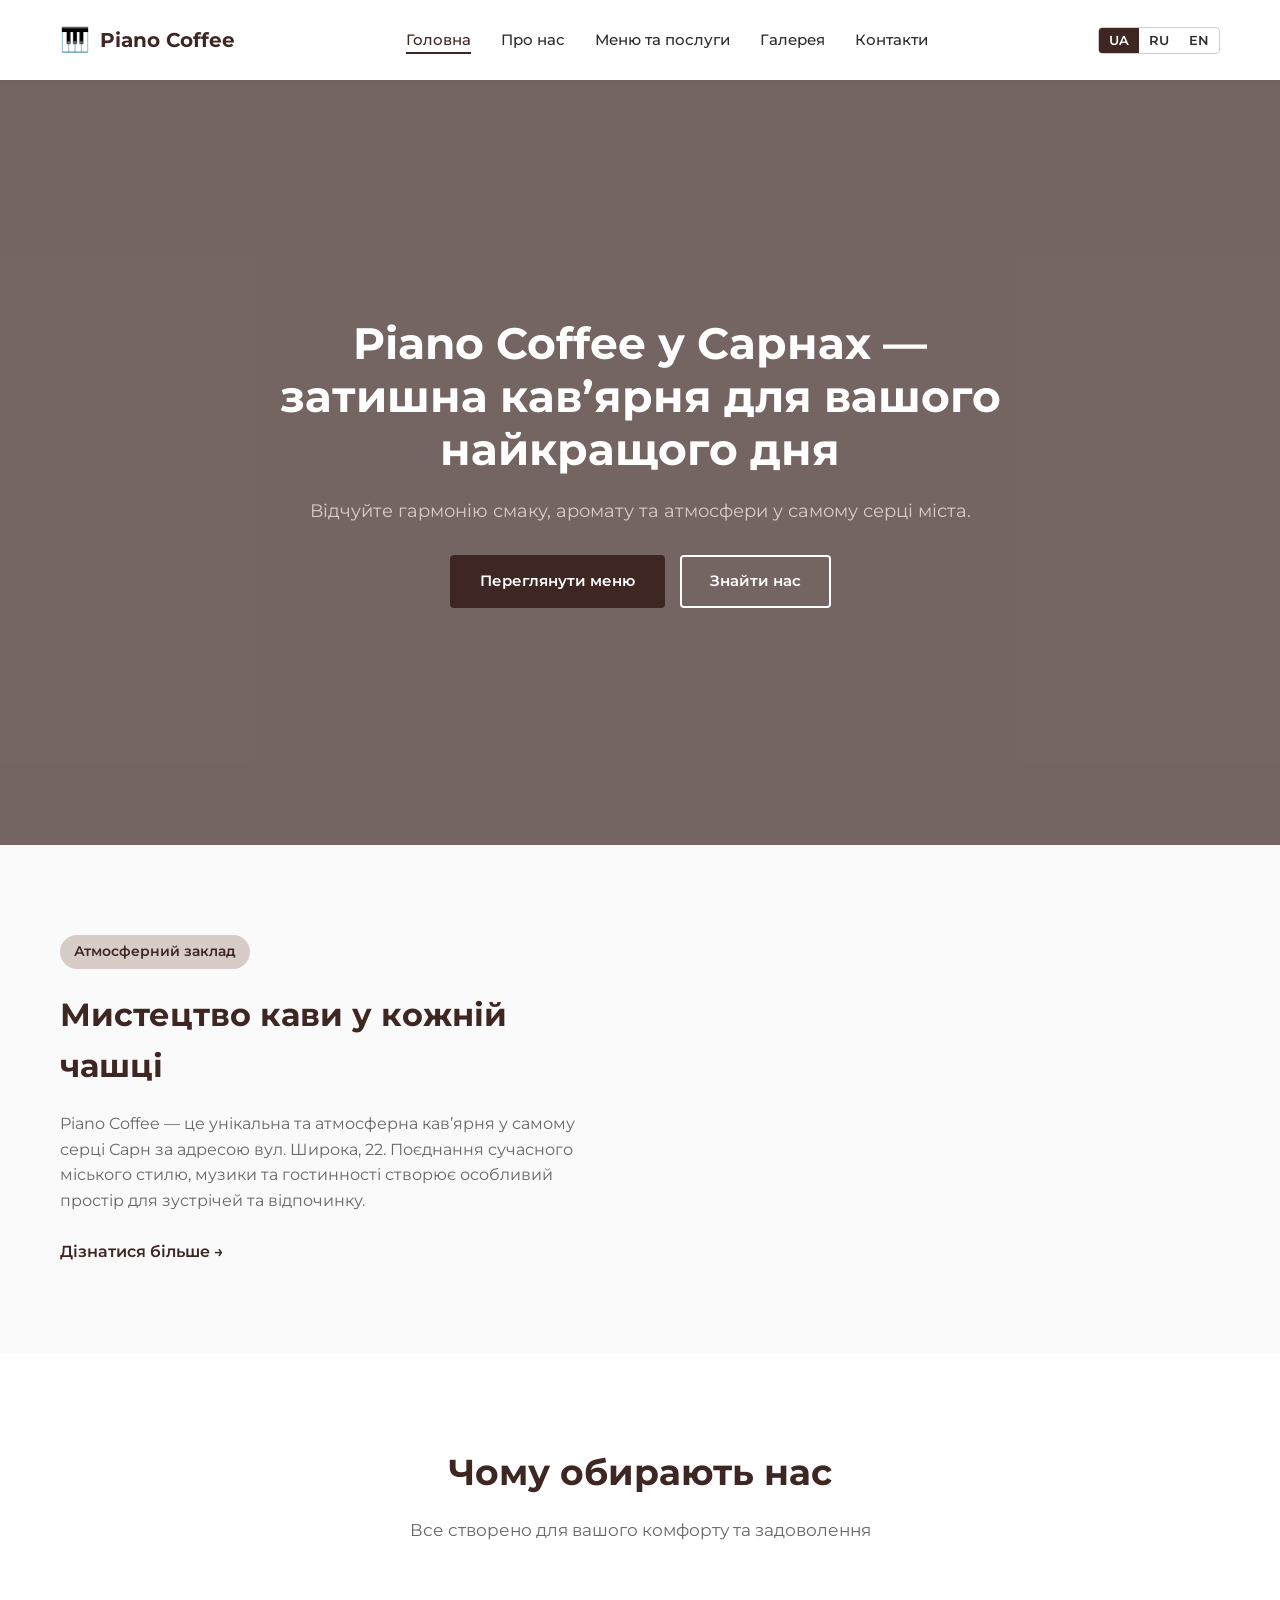
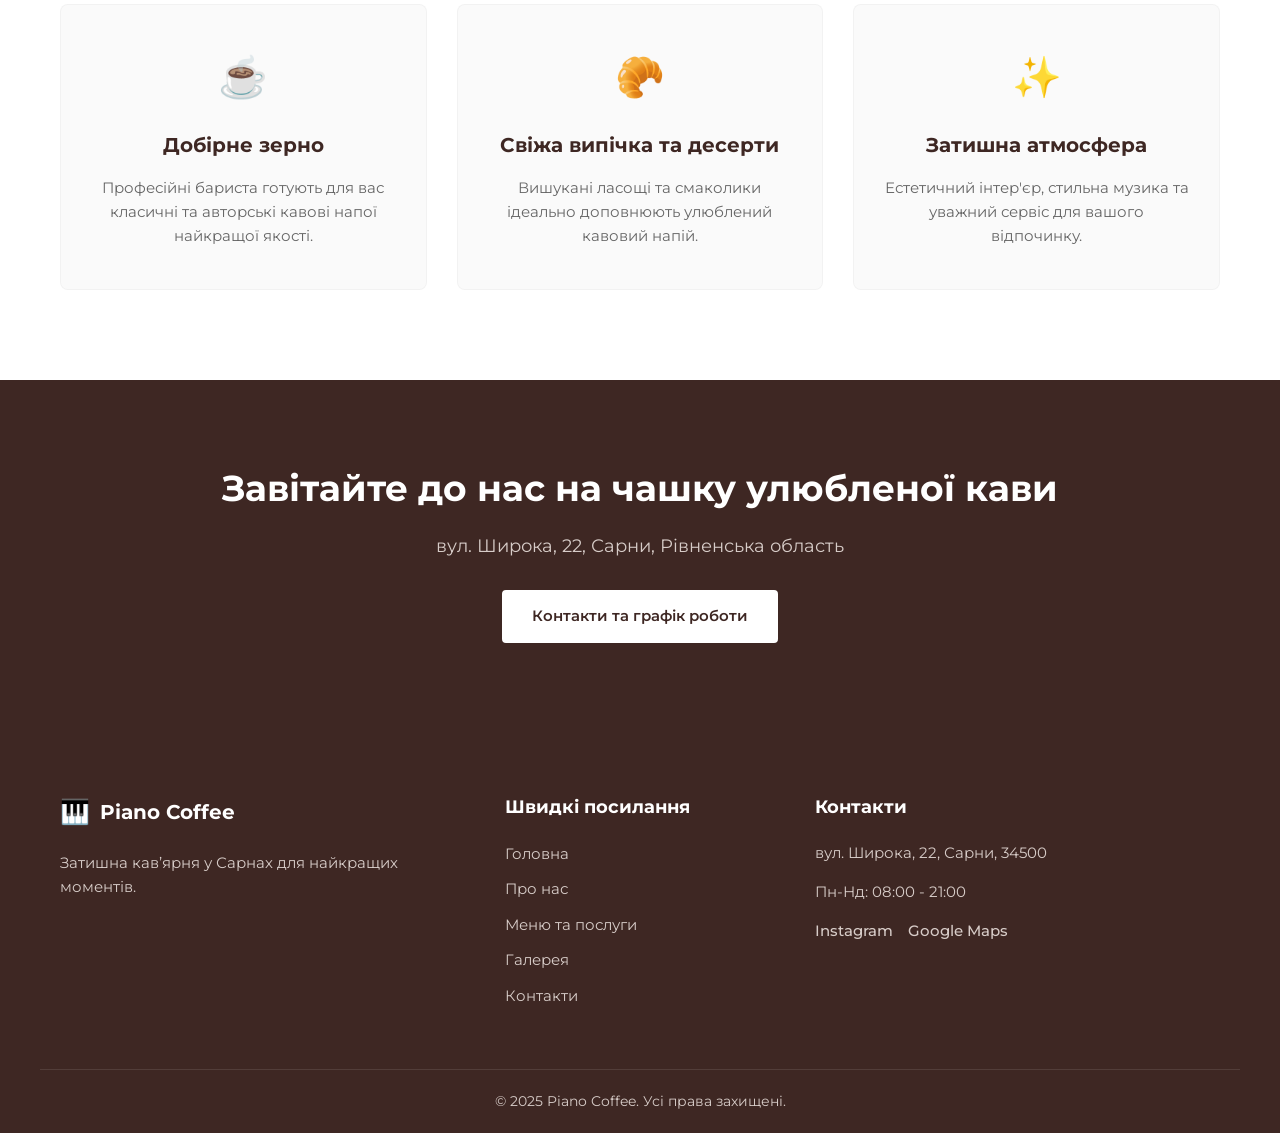
<file: index.html>
<!DOCTYPE html>
<html lang="uk">
<head>
    <meta charset="UTF-8">
    <meta name="viewport" content="width=device-width, initial-scale=1.0">
    <title>Piano Coffee — Сарни</title>
    <link rel="preconnect" href="https://fonts.googleapis.com">
    <link rel="preconnect" href="https://fonts.gstatic.com" crossorigin>
    <link href="https://fonts.googleapis.com/css2?family=Montserrat:wght@300;400;500;600;700&display=swap" rel="stylesheet">
    <link rel="stylesheet" href="assets/style.css">
</head>
<body>
    <header class="site-header">
        <div class="container header-container">
            <a href="index.html" class="logo">
                <span class="logo-icon">🎹</span>
                <span class="logo-text">Piano Coffee</span>
            </a>
            <nav class="main-nav" id="mainNav">
                <ul>
                    <li><a href="index.html" class="active" data-i18n="nav_home">Головна</a></li>
                    <li><a href="about.html" data-i18n="nav_about">Про нас</a></li>
                    <li><a href="services.html" data-i18n="nav_services">Меню та послуги</a></li>
                    <li><a href="gallery.html" data-i18n="nav_gallery">Галерея</a></li>
                    <li><a href="contacts.html" data-i18n="nav_contacts">Контакти</a></li>
                </ul>
            </nav>
            <div class="header-actions">
                <div class="lang-switcher">
                    <button class="lang-btn active" data-lang="uk">UA</button>
                    <button class="lang-btn" data-lang="ru">RU</button>
                    <button class="lang-btn" data-lang="en">EN</button>
                </div>
                <button class="menu-toggle" id="menuToggle" aria-label="Toggle menu">
                    <span></span>
                    <span></span>
                    <span></span>
                </button>
            </div>
        </div>
    </header>

    <main>
        <section class="hero">
            <div class="hero-bg">
                
            </div>
            <div class="hero-overlay"></div>
            <div class="container hero-content">
                <h1 data-i18n="hero_title">Piano Coffee у Сарнах — затишна кав’ярня для вашого найкращого дня</h1>
                <p data-i18n="hero_subtitle">Відчуйте гармонію смаку, аромату та атмосфери у самому серці міста.</p>
                <div class="hero-buttons">
                    <a href="services.html" class="btn btn-primary" data-i18n="btn_menu">Переглянути меню</a>
                    <a href="contacts.html" class="btn btn-outline" data-i18n="btn_contacts">Знайти нас</a>
                </div>
            </div>
        </section>

        <section class="section about-snippet">
            <div class="container">
                <div class="grid-2">
                    <div class="snippet-text">
                        <span class="badge" data-i18n="badge_atmosphere">Атмосферний заклад</span>
                        <h2 data-i18n="snippet_title">Мистецтво кави у кожній чашці</h2>
                        <p data-i18n="snippet_desc">Piano Coffee — це унікальна та атмосферна кав’ярня у самому серці Сарн за адресою вул. Широка, 22. Поєднання сучасного міського стилю, музики та гостинності створює особливий простір для зустрічей та відпочинку.</p>
                        <a href="about.html" class="read-more-link" data-i18n="read_more">Дізнатися більше &rarr;</a>
                    </div>
                    <div class="snippet-image">
                        
                    </div>
                </div>
            </div>
        </section>

        <section class="section features">
            <div class="container">
                <div class="section-header text-center">
                    <h2 data-i18n="features_title">Чому обирають нас</h2>
                    <p data-i18n="features_subtitle">Все створено для вашого комфорту та задоволення</p>
                </div>
                <div class="grid-3">
                    <div class="feature-card">
                        <div class="feature-icon">☕</div>
                        <h3 data-i18n="feat_1_title">Добірне зерно</h3>
                        <p data-i18n="feat_1_desc">Професійні бариста готують для вас класичні та авторські кавові напої найкращої якості.</p>
                    </div>
                    <div class="feature-card">
                        <div class="feature-icon">🥐</div>
                        <h3 data-i18n="feat_2_title">Свіжа випічка та десерти</h3>
                        <p data-i18n="feat_2_desc">Вишукані ласощі та смаколики ідеально доповнюють улюблений кавовий напій.</p>
                    </div>
                    <div class="feature-card">
                        <div class="feature-icon">✨</div>
                        <h3 data-i18n="feat_3_title">Затишна атмосфера</h3>
                        <p data-i18n="feat_3_desc">Естетичний інтер'єр, стильна музика та уважний сервіс для вашого відпочинку.</p>
                    </div>
                </div>
            </div>
        </section>

        <section class="cta-section">
            <div class="container text-center">
                <h2 data-i18n="cta_title">Завітайте до нас на чашку улюбленої кави</h2>
                <p data-i18n="cta_address">вул. Широка, 22, Сарни, Рівненська область</p>
                <a href="contacts.html" class="btn btn-primary" data-i18n="cta_btn">Контакти та графік роботи</a>
            </div>
        </section>
    </main>

    <footer class="site-footer">
        <div class="container footer-container">
            <div class="footer-col">
                <div class="logo footer-logo">
                    <span class="logo-icon">🎹</span>
                    <span class="logo-text">Piano Coffee</span>
                </div>
                <p data-i18n="footer_desc">Затишна кав’ярня у Сарнах для найкращих моментів.</p>
            </div>
            <div class="footer-col">
                <h4 data-i18n="footer_links_title">Швидкі посилання</h4>
                <ul>
                    <li><a href="index.html" data-i18n="nav_home">Головна</a></li>
                    <li><a href="about.html" data-i18n="nav_about">Про нас</a></li>
                    <li><a href="services.html" data-i18n="nav_services">Меню та послуги</a></li>
                    <li><a href="gallery.html" data-i18n="nav_gallery">Галерея</a></li>
                    <li><a href="contacts.html" data-i18n="nav_contacts">Контакти</a></li>
                </ul>
            </div>
            <div class="footer-col">
                <h4 data-i18n="footer_contacts_title">Контакти</h4>
                <p>вул. Широка, 22, Сарни, 34500</p>
                <p data-i18n="footer_hours">Пн-Нд: 08:00 - 21:00</p>
                <div class="social-links">
                    <a href="https://www.instagram.com/piano_coffee_sarny/" target="_blank" rel="noopener noreferrer">Instagram</a>
                    <a href="https://www.google.com/maps/search/Piano+Coffee+%D0%A1%D0%B0%D1%80%D0%BD%D0%B8/" target="_blank" rel="noopener noreferrer">Google Maps</a>
                </div>
            </div>
        </div>
        <div class="footer-bottom">
            <div class="container">
                <p>&copy; 2025 Piano Coffee. <span data-i18n="rights">Усі права захищені.</span></p>
            </div>
        </div>
    </footer>

    <script src="assets/script.js"></script>
</body>
</html>
</file>
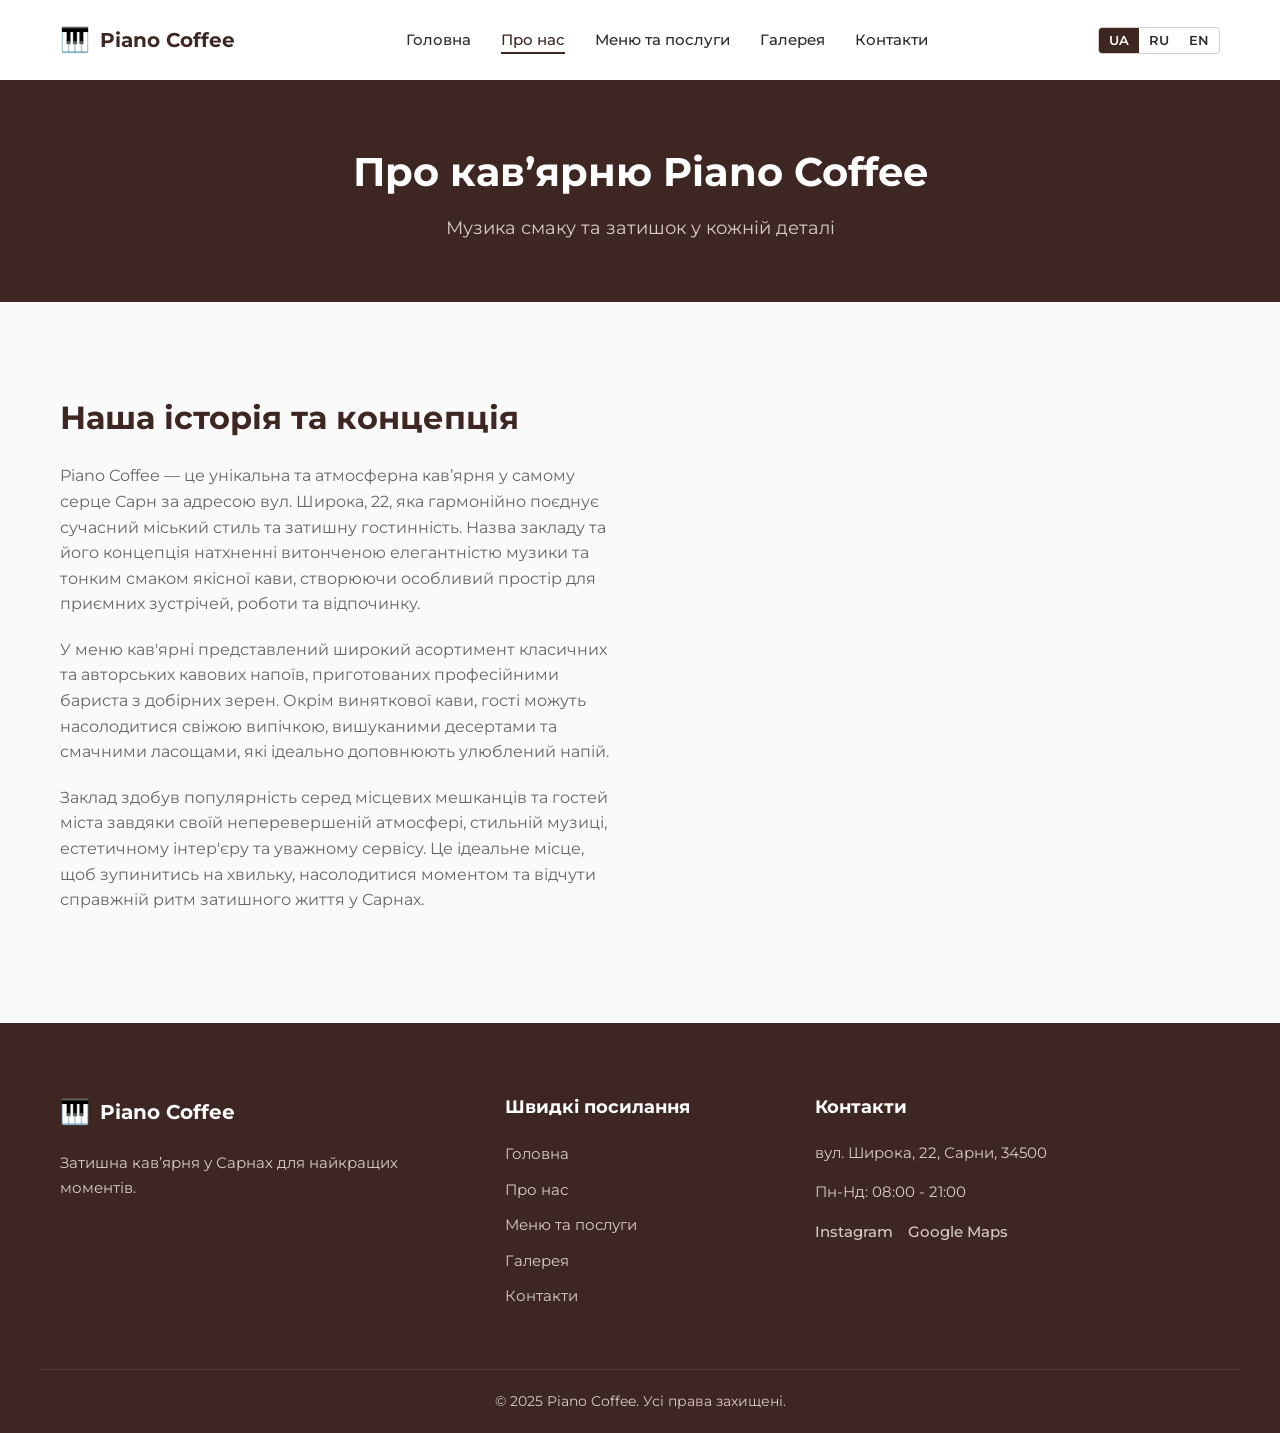
<file: about.html>
<!DOCTYPE html>
<html lang="uk">
<head>
    <meta charset="UTF-8">
    <meta name="viewport" content="width=device-width, initial-scale=1.0">
    <title>Про нас — Piano Coffee Сарни</title>
    <link rel="preconnect" href="https://fonts.googleapis.com">
    <link rel="preconnect" href="https://fonts.gstatic.com" crossorigin>
    <link href="https://fonts.googleapis.com/css2?family=Montserrat:wght@300;400;500;600;700&display=swap" rel="stylesheet">
    <link rel="stylesheet" href="assets/style.css">
</head>
<body>
    <header class="site-header">
        <div class="container header-container">
            <a href="index.html" class="logo">
                <span class="logo-icon">🎹</span>
                <span class="logo-text">Piano Coffee</span>
            </a>
            <nav class="main-nav" id="mainNav">
                <ul>
                    <li><a href="index.html" data-i18n="nav_home">Головна</a></li>
                    <li><a href="about.html" class="active" data-i18n="nav_about">Про нас</a></li>
                    <li><a href="services.html" data-i18n="nav_services">Меню та послуги</a></li>
                    <li><a href="gallery.html" data-i18n="nav_gallery">Галерея</a></li>
                    <li><a href="contacts.html" data-i18n="nav_contacts">Контакти</a></li>
                </ul>
            </nav>
            <div class="header-actions">
                <div class="lang-switcher">
                    <button class="lang-btn active" data-lang="uk">UA</button>
                    <button class="lang-btn" data-lang="ru">RU</button>
                    <button class="lang-btn" data-lang="en">EN</button>
                </div>
                <button class="menu-toggle" id="menuToggle" aria-label="Toggle menu">
                    <span></span>
                    <span></span>
                    <span></span>
                </button>
            </div>
        </div>
    </header>

    <main>
        <section class="page-header">
            <div class="container">
                <h1 data-i18n="about_page_title">Про кав’ярню Piano Coffee</h1>
                <p data-i18n="about_page_subtitle">Музика смаку та затишок у кожній деталі</p>
            </div>
        </section>

        <section class="section about-main">
            <div class="container">
                <div class="grid-2 align-center">
                    <div class="about-text-content">
                        <h2 data-i18n="about_heading">Наша історія та концепція</h2>
                        <p data-i18n="about_p1">Piano Coffee — це унікальна та атмосферна кав’ярня у самому серце Сарн за адресою вул. Широка, 22, яка гармонійно поєднує сучасний міський стиль та затишну гостинність. Назва закладу та його концепція натхненні витонченою елегантністю музики та тонким смаком якісної кави, створюючи особливий простір для приємних зустрічей, роботи та відпочинку.</p>
                        <p data-i18n="about_p2">У меню кав'ярні представлений широкий асортимент класичних та авторських кавових напоїв, приготованих професійними бариста з добірних зерен. Окрім виняткової кави, гості можуть насолодитися свіжою випічкою, вишуканими десертами та смачними ласощами, які ідеально доповнюють улюблений напій.</p>
                        <p data-i18n="about_p3">Заклад здобув популярність серед місцевих мешканців та гостей міста завдяки своїй неперевершеній атмосфері, стильній музиці, естетичному інтер'єру та уважному сервісу. Це ідеальне місце, щоб зупинитись на хвильку, насолодитися моментом та відчути справжній ритм затишного життя у Сарнах.</p>
                    </div>
                    <div class="about-image-wrapper">
                        
                    </div>
                </div>
            </div>
        </section>
    </main>

    <footer class="site-footer">
        <div class="container footer-container">
            <div class="footer-col">
                <div class="logo footer-logo">
                    <span class="logo-icon">🎹</span>
                    <span class="logo-text">Piano Coffee</span>
                </div>
                <p data-i18n="footer_desc">Затишна кав’ярня у Сарнах для найкращих моментів.</p>
            </div>
            <div class="footer-col">
                <h4 data-i18n="footer_links_title">Швидкі посилання</h4>
                <ul>
                    <li><a href="index.html" data-i18n="nav_home">Головна</a></li>
                    <li><a href="about.html" data-i18n="nav_about">Про нас</a></li>
                    <li><a href="services.html" data-i18n="nav_services">Меню та послуги</a></li>
                    <li><a href="gallery.html" data-i18n="nav_gallery">Галерея</a></li>
                    <li><a href="contacts.html" data-i18n="nav_contacts">Контакти</a></li>
                </ul>
            </div>
            <div class="footer-col">
                <h4 data-i18n="footer_contacts_title">Контакти</h4>
                <p>вул. Широка, 22, Сарни, 34500</p>
                <p data-i18n="footer_hours">Пн-Нд: 08:00 - 21:00</p>
                <div class="social-links">
                    <a href="https://www.instagram.com/piano_coffee_sarny/" target="_blank" rel="noopener noreferrer">Instagram</a>
                    <a href="https://www.google.com/maps/search/Piano+Coffee+%D0%A1%D0%B0%D1%80%D0%BD%D0%B8/" target="_blank" rel="noopener noreferrer">Google Maps</a>
                </div>
            </div>
        </div>
        <div class="footer-bottom">
            <div class="container">
                <p>&copy; 2025 Piano Coffee. <span data-i18n="rights">Усі права захищені.</span></p>
            </div>
        </div>
    </footer>

    <script src="assets/script.js"></script>
</body>
</html>
</file>
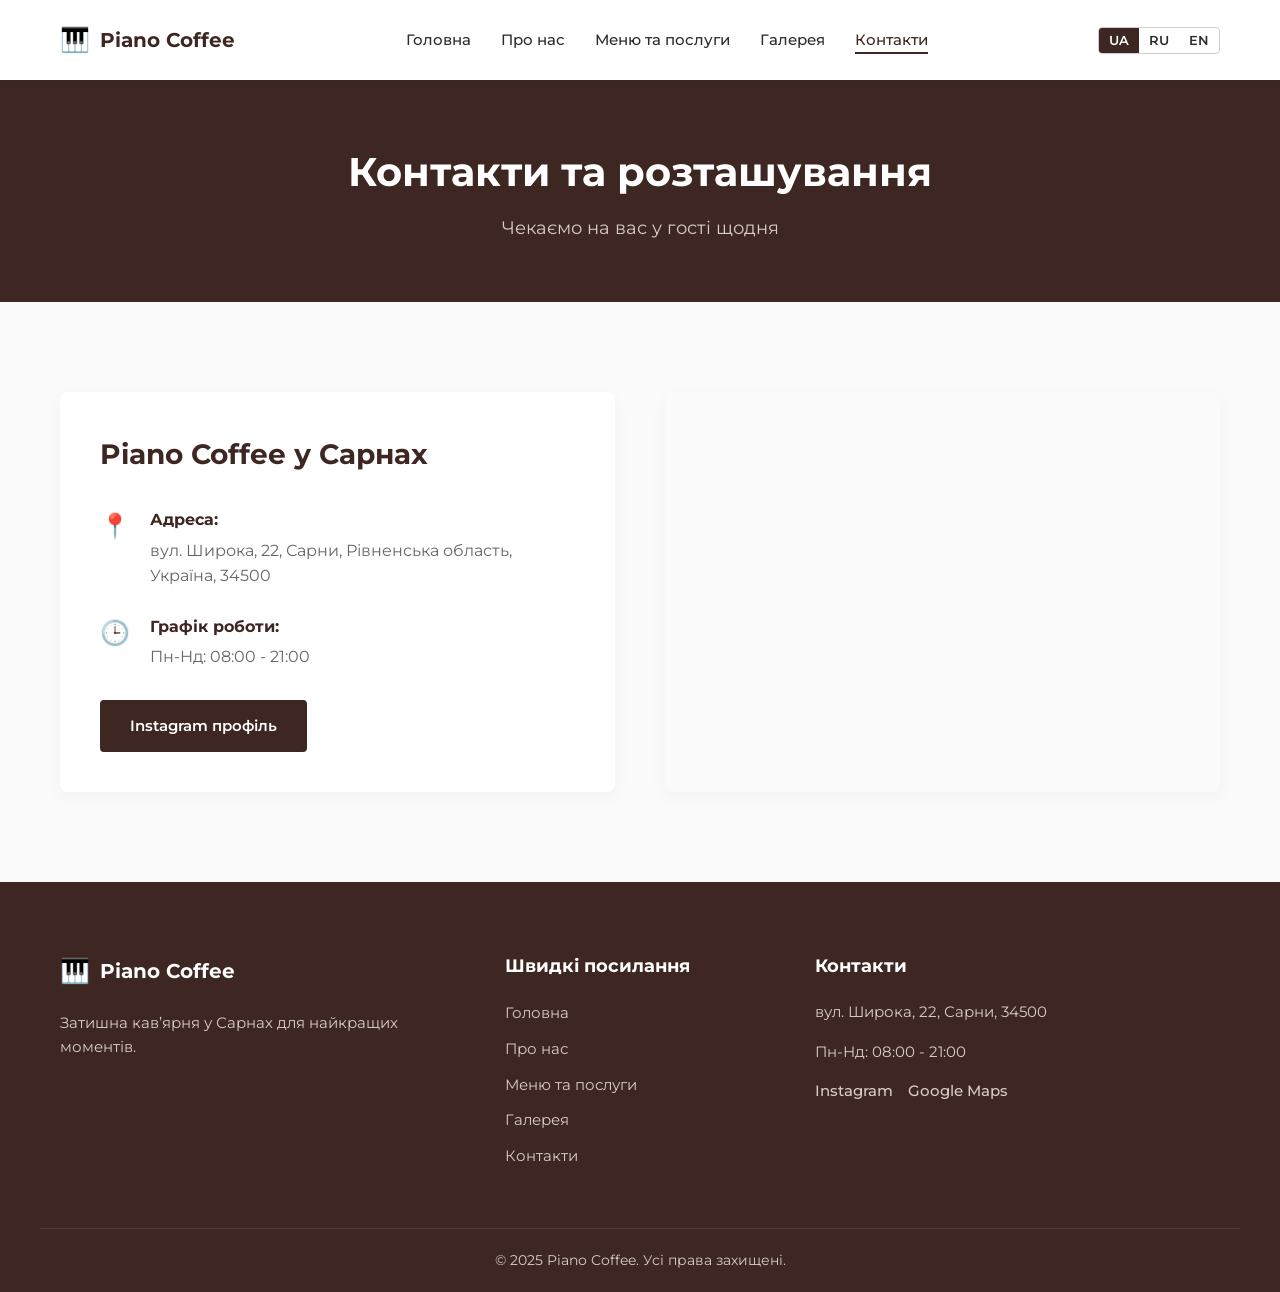
<file: contacts.html>
<!DOCTYPE html>
<html lang="uk">
<head>
    <meta charset="UTF-8">
    <meta name="viewport" content="width=device-width, initial-scale=1.0">
    <title>Контакти — Piano Coffee Сарни</title>
    <link rel="preconnect" href="https://fonts.googleapis.com">
    <link rel="preconnect" href="https://fonts.gstatic.com" crossorigin>
    <link href="https://fonts.googleapis.com/css2?family=Montserrat:wght@300;400;500;600;700&display=swap" rel="stylesheet">
    <link rel="stylesheet" href="assets/style.css">
</head>
<body>
    <header class="site-header">
        <div class="container header-container">
            <a href="index.html" class="logo">
                <span class="logo-icon">🎹</span>
                <span class="logo-text">Piano Coffee</span>
            </a>
            <nav class="main-nav" id="mainNav">
                <ul>
                    <li><a href="index.html" data-i18n="nav_home">Головна</a></li>
                    <li><a href="about.html" data-i18n="nav_about">Про нас</a></li>
                    <li><a href="services.html" data-i18n="nav_services">Меню та послуги</a></li>
                    <li><a href="gallery.html" data-i18n="nav_gallery">Галерея</a></li>
                    <li><a href="contacts.html" class="active" data-i18n="nav_contacts">Контакти</a></li>
                </ul>
            </nav>
            <div class="header-actions">
                <div class="lang-switcher">
                    <button class="lang-btn active" data-lang="uk">UA</button>
                    <button class="lang-btn" data-lang="ru">RU</button>
                    <button class="lang-btn" data-lang="en">EN</button>
                </div>
                <button class="menu-toggle" id="menuToggle" aria-label="Toggle menu">
                    <span></span>
                    <span></span>
                    <span></span>
                </button>
            </div>
        </div>
    </header>

    <main>
        <section class="page-header">
            <div class="container">
                <h1 data-i18n="contacts_page_title">Контакти та розташування</h1>
                <p data-i18n="contacts_page_subtitle">Чекаємо на вас у гості щодня</p>
            </div>
        </section>

        <section class="section contacts-section">
            <div class="container">
                <div class="grid-2">
                    <div class="contact-info-card">
                        <h2 data-i18n="contact_info_title">Piano Coffee у Сарнах</h2>
                        <ul class="contact-list">
                            <li>
                                <span class="contact-icon">📍</span>
                                <div>
                                    <strong data-i18n="label_address">Адреса:</strong>
                                    <p>вул. Широка, 22, Сарни, Рівненська область, Україна, 34500</p>
                                </div>
                            </li>
                            <li>
                                <span class="contact-icon">🕒</span>
                                <div>
                                    <strong data-i18n="label_hours">Графік роботи:</strong>
                                    <p data-i18n="hours_val">Пн-Нд: 08:00 - 21:00</p>
                                </div>
                            </li>
                        </ul>
                        <div class="contact-socials">
                            <a href="https://www.instagram.com/piano_coffee_sarny/" class="btn btn-primary" target="_blank" rel="noopener noreferrer" data-i18n="btn_instagram">Instagram профіль</a>
                            <a href="https://www.google.com/maps/search/Piano+Coffee+%D0%A1%D0%B0%D1%80%D0%BD%D0%B8/" class="btn btn-outline" target="_blank" rel="noopener noreferrer" data-i18n="btn_gmaps">Google Maps</a>
                        </div>
                    </div>
                    <div class="contact-map">
                        <div class="map-wrapper">
                            <iframe src="https://www.google.com/maps/embed?pb=!1m18!1m12!1m3!1d2518.5!2d26.5!3d51.3!2m3!1f0!2f0!3f0!3m2!1i1024!2i768!4f13.1!3m3!1m2!1s0x0%3A0x0!2zUHlhbm8gQ29mZmVlLCDРБРвРгрРгрРгрРгр!5e0!3m2!1suk!2sua!4v1600000000000!5m2!1suk!2sua" width="100%" height="100%" style="border:0;" allowfullscreen="" loading="lazy" title="Piano Coffee Google Maps"></iframe>
                        </div>
                    </div>
                </div>
            </div>
        </section>
    </main>

    <footer class="site-footer">
        <div class="container footer-container">
            <div class="footer-col">
                <div class="logo footer-logo">
                    <span class="logo-icon">🎹</span>
                    <span class="logo-text">Piano Coffee</span>
                </div>
                <p data-i18n="footer_desc">Затишна кав’ярня у Сарнах для найкращих моментів.</p>
            </div>
            <div class="footer-col">
                <h4 data-i18n="footer_links_title">Швидкі посилання</h4>
                <ul>
                    <li><a href="index.html" data-i18n="nav_home">Головна</a></li>
                    <li><a href="about.html" data-i18n="nav_about">Про нас</a></li>
                    <li><a href="services.html" data-i18n="nav_services">Меню та послуги</a></li>
                    <li><a href="gallery.html" data-i18n="nav_gallery">Галерея</a></li>
                    <li><a href="contacts.html" data-i18n="nav_contacts">Контакти</a></li>
                </ul>
            </div>
            <div class="footer-col">
                <h4 data-i18n="footer_contacts_title">Контакти</h4>
                <p>вул. Широка, 22, Сарни, 34500</p>
                <p data-i18n="footer_hours">Пн-Нд: 08:00 - 21:00</p>
                <div class="social-links">
                    <a href="https://www.instagram.com/piano_coffee_sarny/" target="_blank" rel="noopener noreferrer">Instagram</a>
                    <a href="https://www.google.com/maps/search/Piano+Coffee+%D0%A1%D0%B0%D1%80%D0%BD%D0%B8/" target="_blank" rel="noopener noreferrer">Google Maps</a>
                </div>
            </div>
        </div>
        <div class="footer-bottom">
            <div class="container">
                <p>&copy; 2025 Piano Coffee. <span data-i18n="rights">Усі права захищені.</span></p>
            </div>
        </div>
    </footer>

    <script src="assets/script.js"></script>
</body>
</html>
</file>
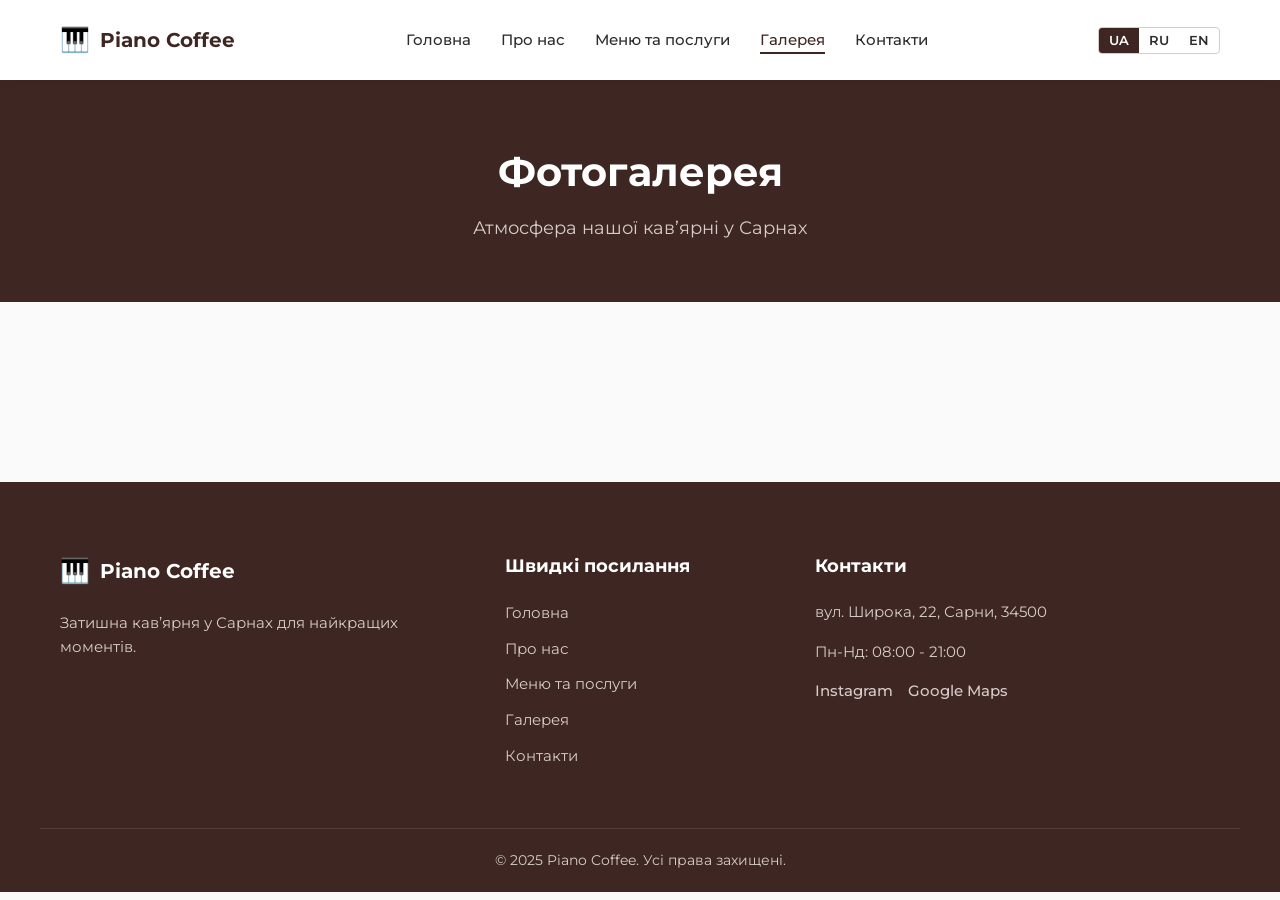
<file: gallery.html>
<!DOCTYPE html>
<html lang="uk">
<head>
    <meta charset="UTF-8">
    <meta name="viewport" content="width=device-width, initial-scale=1.0">
    <title>Галерея — Piano Coffee Сарни</title>
    <link rel="preconnect" href="https://fonts.googleapis.com">
    <link rel="preconnect" href="https://fonts.gstatic.com" crossorigin>
    <link href="https://fonts.googleapis.com/css2?family=Montserrat:wght@300;400;500;600;700&display=swap" rel="stylesheet">
    <link rel="stylesheet" href="assets/style.css">
</head>
<body>
    <header class="site-header">
        <div class="container header-container">
            <a href="index.html" class="logo">
                <span class="logo-icon">🎹</span>
                <span class="logo-text">Piano Coffee</span>
            </a>
            <nav class="main-nav" id="mainNav">
                <ul>
                    <li><a href="index.html" data-i18n="nav_home">Головна</a></li>
                    <li><a href="about.html" data-i18n="nav_about">Про нас</a></li>
                    <li><a href="services.html" data-i18n="nav_services">Меню та послуги</a></li>
                    <li><a href="gallery.html" class="active" data-i18n="nav_gallery">Галерея</a></li>
                    <li><a href="contacts.html" data-i18n="nav_contacts">Контакти</a></li>
                </ul>
            </nav>
            <div class="header-actions">
                <div class="lang-switcher">
                    <button class="lang-btn active" data-lang="uk">UA</button>
                    <button class="lang-btn" data-lang="ru">RU</button>
                    <button class="lang-btn" data-lang="en">EN</button>
                </div>
                <button class="menu-toggle" id="menuToggle" aria-label="Toggle menu">
                    <span></span>
                    <span></span>
                    <span></span>
                </button>
            </div>
        </div>
    </header>

    <main>
        <section class="page-header">
            <div class="container">
                <h1 data-i18n="gallery_page_title">Фотогалерея</h1>
                <p data-i18n="gallery_page_subtitle">Атмосфера нашої кав’ярні у Сарнах</p>
            </div>
        </section>

        <section class="section gallery-section">
            <div class="container">
                <div class="gallery-grid">
                    <div class="gallery-item">
                        
                    </div>
                </div>
            </div>
        </section>
    </main>

    <footer class="site-footer">
        <div class="container footer-container">
            <div class="footer-col">
                <div class="logo footer-logo">
                    <span class="logo-icon">🎹</span>
                    <span class="logo-text">Piano Coffee</span>
                </div>
                <p data-i18n="footer_desc">Затишна кав’ярня у Сарнах для найкращих моментів.</p>
            </div>
            <div class="footer-col">
                <h4 data-i18n="footer_links_title">Швидкі посилання</h4>
                <ul>
                    <li><a href="index.html" data-i18n="nav_home">Головна</a></li>
                    <li><a href="about.html" data-i18n="nav_about">Про нас</a></li>
                    <li><a href="services.html" data-i18n="nav_services">Меню та послуги</a></li>
                    <li><a href="gallery.html" data-i18n="nav_gallery">Галерея</a></li>
                    <li><a href="contacts.html" data-i18n="nav_contacts">Контакти</a></li>
                </ul>
            </div>
            <div class="footer-col">
                <h4 data-i18n="footer_contacts_title">Контакти</h4>
                <p>вул. Широка, 22, Сарни, 34500</p>
                <p data-i18n="footer_hours">Пн-Нд: 08:00 - 21:00</p>
                <div class="social-links">
                    <a href="https://www.instagram.com/piano_coffee_sarny/" target="_blank" rel="noopener noreferrer">Instagram</a>
                    <a href="https://www.google.com/maps/search/Piano+Coffee+%D0%A1%D0%B0%D1%80%D0%BD%D0%B8/" target="_blank" rel="noopener noreferrer">Google Maps</a>
                </div>
            </div>
        </div>
        <div class="footer-bottom">
            <div class="container">
                <p>&copy; 2025 Piano Coffee. <span data-i18n="rights">Усі права захищені.</span></p>
            </div>
        </div>
    </footer>

    <script src="assets/script.js"></script>
</body>
</html>
</file>
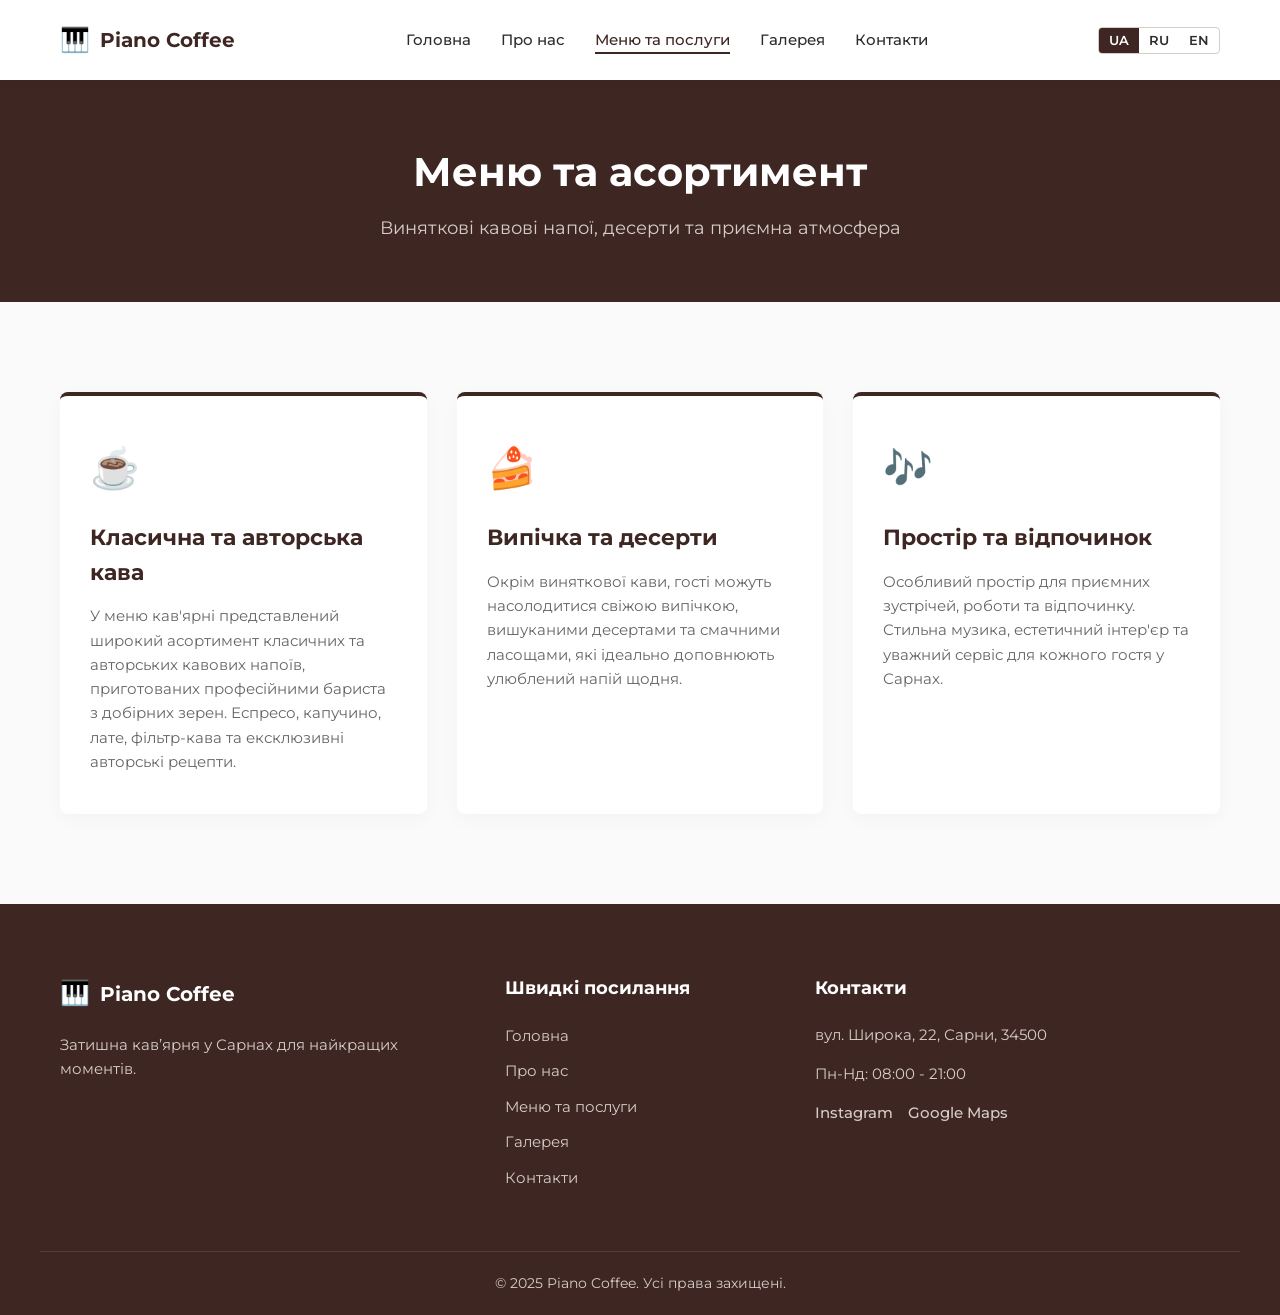
<file: services.html>
<!DOCTYPE html>
<html lang="uk">
<head>
    <meta charset="UTF-8">
    <meta name="viewport" content="width=device-width, initial-scale=1.0">
    <title>Меню та послуги — Piano Coffee Сарни</title>
    <link rel="preconnect" href="https://fonts.googleapis.com">
    <link rel="preconnect" href="https://fonts.gstatic.com" crossorigin>
    <link href="https://fonts.googleapis.com/css2?family=Montserrat:wght@300;400;500;600;700&display=swap" rel="stylesheet">
    <link rel="stylesheet" href="assets/style.css">
</head>
<body>
    <header class="site-header">
        <div class="container header-container">
            <a href="index.html" class="logo">
                <span class="logo-icon">🎹</span>
                <span class="logo-text">Piano Coffee</span>
            </a>
            <nav class="main-nav" id="mainNav">
                <ul>
                    <li><a href="index.html" data-i18n="nav_home">Головна</a></li>
                    <li><a href="about.html" data-i18n="nav_about">Про нас</a></li>
                    <li><a href="services.html" class="active" data-i18n="nav_services">Меню та послуги</a></li>
                    <li><a href="gallery.html" data-i18n="nav_gallery">Галерея</a></li>
                    <li><a href="contacts.html" data-i18n="nav_contacts">Контакти</a></li>
                </ul>
            </nav>
            <div class="header-actions">
                <div class="lang-switcher">
                    <button class="lang-btn active" data-lang="uk">UA</button>
                    <button class="lang-btn" data-lang="ru">RU</button>
                    <button class="lang-btn" data-lang="en">EN</button>
                </div>
                <button class="menu-toggle" id="menuToggle" aria-label="Toggle menu">
                    <span></span>
                    <span></span>
                    <span></span>
                </button>
            </div>
        </div>
    </header>

    <main>
        <section class="page-header">
            <div class="container">
                <h1 data-i18n="services_page_title">Меню та асортимент</h1>
                <p data-i18n="services_page_subtitle">Виняткові кавові напої, десерти та приємна атмосфера</p>
            </div>
        </section>

        <section class="section menu-section">
            <div class="container">
                <div class="menu-grid">
                    <div class="menu-category">
                        <div class="menu-category-icon">☕</div>
                        <h3 data-i18n="cat_coffee_title">Класична та авторська кава</h3>
                        <p data-i18n="cat_coffee_desc">У меню кав'ярні представлений широкий асортимент класичних та авторських кавових напоїв, приготованих професійними бариста з добірних зерен. Еспресо, капучино, лате, фільтр-кава та ексклюзивні авторські рецепти.</p>
                    </div>
                    <div class="menu-category">
                        <div class="menu-category-icon">🍰</div>
                        <h3 data-i18n="cat_desserts_title">Випічка та десерти</h3>
                        <p data-i18n="cat_desserts_desc">Окрім виняткової кави, гості можуть насолодитися свіжою випічкою, вишуканими десертами та смачними ласощами, які ідеально доповнюють улюблений напій щодня.</p>
                    </div>
                    <div class="menu-category">
                        <div class="menu-category-icon">🎶</div>
                        <h3 data-i18n="cat_atmos_title">Простір та відпочинок</h3>
                        <p data-i18n="cat_atmos_desc">Особливий простір для приємних зустрічей, роботи та відпочинку. Стильна музика, естетичний інтер'єр та уважний сервіс для кожного гостя у Сарнах.</p>
                    </div>
                </div>
            </div>
        </section>
    </main>

    <footer class="site-footer">
        <div class="container footer-container">
            <div class="footer-col">
                <div class="logo footer-logo">
                    <span class="logo-icon">🎹</span>
                    <span class="logo-text">Piano Coffee</span>
                </div>
                <p data-i18n="footer_desc">Затишна кав’ярня у Сарнах для найкращих моментів.</p>
            </div>
            <div class="footer-col">
                <h4 data-i18n="footer_links_title">Швидкі посилання</h4>
                <ul>
                    <li><a href="index.html" data-i18n="nav_home">Головна</a></li>
                    <li><a href="about.html" data-i18n="nav_about">Про нас</a></li>
                    <li><a href="services.html" data-i18n="nav_services">Меню та послуги</a></li>
                    <li><a href="gallery.html" data-i18n="nav_gallery">Галерея</a></li>
                    <li><a href="contacts.html" data-i18n="nav_contacts">Контакти</a></li>
                </ul>
            </div>
            <div class="footer-col">
                <h4 data-i18n="footer_contacts_title">Контакти</h4>
                <p>вул. Широка, 22, Сарни, 34500</p>
                <p data-i18n="footer_hours">Пн-Нд: 08:00 - 21:00</p>
                <div class="social-links">
                    <a href="https://www.instagram.com/piano_coffee_sarny/" target="_blank" rel="noopener noreferrer">Instagram</a>
                    <a href="https://www.google.com/maps/search/Piano+Coffee+%D0%A1%D0%B0%D1%80%D0%BD%D0%B8/" target="_blank" rel="noopener noreferrer">Google Maps</a>
                </div>
            </div>
        </div>
        <div class="footer-bottom">
            <div class="container">
                <p>&copy; 2025 Piano Coffee. <span data-i18n="rights">Усі права захищені.</span></p>
            </div>
        </div>
    </footer>

    <script src="assets/script.js"></script>
</body>
</html>
</file>
<file: assets/style.css>
:root {
    --primary: #3E2723;
    --primary-light: #4E342E;
    --accent: #D7CCC8;
    --accent-gold: #C29B38;
    --bg: #FAFAFA;
    --bg-card: #FFFFFF;
    --text: #2C2C2C;
    --text-light: #666666;
    --white: #FFFFFF;
    --transition: all 0.3s ease;
    --container-width: 1200px;
}

* {
    box-sizing: border-box;
    margin: 0;
    padding: 0;
}

body {
    font-family: 'Montserrat', sans-serif;
    background-color: var(--bg);
    color: var(--text);
    line-height: 1.6;
    overflow-x: hidden;
}

a {
    text-decoration: none;
    color: inherit;
    transition: var(--transition);
}

ul {
    list-style: none;
}

img {
    max-width: 100%;
    height: auto;
    display: block;
    object-fit: cover;
}

.container {
    max-width: var(--container-width);
    margin: 0 auto;
    padding: 0 20px;
}

/* Header */
.site-header {
    background-color: var(--white);
    box-shadow: 0 2px 10px rgba(0,0,0,0.05);
    position: sticky;
    top: 0;
    z-index: 1000;
}

.header-container {
    display: flex;
    align-items: center;
    justify-content: space-between;
    height: 80px;
}

.logo {
    display: flex;
    align-items: center;
    gap: 10px;
    font-weight: 700;
    font-size: 1.25rem;
    color: var(--primary);
}

.logo-icon {
    font-size: 1.5rem;
}

.main-nav ul {
    display: flex;
    gap: 30px;
}

.main-nav a {
    font-weight: 500;
    font-size: 0.95rem;
    color: var(--text);
    position: relative;
    padding: 5px 0;
}

.main-nav a:hover,
.main-nav a.active {
    color: var(--primary);
}

.main-nav a::after {
    content: '';
    position: absolute;
    bottom: 0;
    left: 0;
    width: 0;
    height: 2px;
    background-color: var(--primary);
    transition: var(--transition);
}

.main-nav a:hover::after,
.main-nav a.active::after {
    width: 100%;
}

.header-actions {
    display: flex;
    align-items: center;
    gap: 20px;
}

.lang-switcher {
    display: flex;
    border: 1px solid var(--accent);
    border-radius: 4px;
    overflow: hidden;
}

.lang-btn {
    background: none;
    border: none;
    padding: 5px 10px;
    font-family: inherit;
    font-size: 0.8rem;
    font-weight: 600;
    cursor: pointer;
    color: var(--text);
    transition: var(--transition);
}

.lang-btn.active,
.lang-btn:hover {
    background-color: var(--primary);
    color: var(--white);
}

.menu-toggle {
    display: none;
    background: none;
    border: none;
    cursor: pointer;
    flex-direction: column;
    gap: 5px;
    width: 30px;
    height: 24px;
}

.menu-toggle span {
    display: block;
    width: 100%;
    height: 2px;
    background-color: var(--primary);
    transition: var(--transition);
}

/* Hero */
.hero {
    position: relative;
    min-height: 85vh;
    display: flex;
    align-items: center;
    color: var(--white);
    text-align: center;
    overflow: hidden;
}

.hero-bg {
    position: absolute;
    top: 0;
    left: 0;
    width: 100%;
    height: 100%;
    z-index: 1;
}

.hero-bg img {
    width: 100%;
    height: 100%;
    object-fit: cover;
}

.hero-overlay {
    position: absolute;
    top: 0;
    left: 0;
    width: 100%;
    height: 100%;
    background: rgba(62, 39, 35, 0.7);
    z-index: 2;
}

.hero-content {
    position: relative;
    z-index: 3;
    max-width: 800px;
    margin: 0 auto;
    padding: 40px 20px;
}

.hero-content h1 {
    font-size: 2.75rem;
    font-weight: 700;
    margin-bottom: 20px;
    line-height: 1.2;
}

.hero-content p {
    font-size: 1.15rem;
    margin-bottom: 30px;
    color: var(--accent);
}

.hero-buttons {
    display: flex;
    gap: 15px;
    justify-content: center;
    flex-wrap: wrap;
}

/* Buttons */
.btn {
    display: inline-block;
    padding: 12px 28px;
    border-radius: 4px;
    font-weight: 600;
    font-size: 0.95rem;
    cursor: pointer;
    transition: var(--transition);
    text-align: center;
}

.btn-primary {
    background-color: var(--primary);
    color: var(--white);
    border: 2px solid var(--primary);
}

.btn-primary:hover {
    background-color: var(--primary-light);
    border-color: var(--primary-light);
}

.btn-outline {
    background-color: transparent;
    color: var(--white);
    border: 2px solid var(--white);
}

.btn-outline:hover {
    background-color: var(--white);
    color: var(--primary);
}

/* Sections */
.section {
    padding: 90px 0;
}

.section-header {
    margin-bottom: 60px;
}

.section-header h2 {
    font-size: 2.25rem;
    color: var(--primary);
    margin-bottom: 15px;
}

.section-header p {
    color: var(--text-light);
    font-size: 1.05rem;
}

.text-center {
    text-align: center;
}

.grid-2 {
    display: grid;
    grid-template-columns: 1fr 1fr;
    gap: 50px;
    align-items: center;
}

.grid-3 {
    display: grid;
    grid-template-columns: repeat(3, 1fr);
    gap: 30px;
}

.align-center {
    align-items: center;
}

/* About Snippet */
.badge {
    display: inline-block;
    background-color: var(--accent);
    color: var(--primary);
    padding: 6px 14px;
    border-radius: 20px;
    font-size: 0.85rem;
    font-weight: 600;
    margin-bottom: 20px;
}

.snippet-text h2 {
    font-size: 2rem;
    color: var(--primary);
    margin-bottom: 20px;
}

.snippet-text p {
    color: var(--text-light);
    margin-bottom: 25px;
}

.read-more-link {
    font-weight: 600;
    color: var(--primary);
    display: inline-flex;
    align-items: center;
    gap: 5px;
}

.read-more-link:hover {
    gap: 10px;
}

.snippet-image img,
.about-image-wrapper img {
    border-radius: 8px;
    box-shadow: 0 10px 30px rgba(0,0,0,0.1);
    width: 100%;
    height: 400px;
    object-fit: cover;
}

/* Features */
.features {
    background-color: var(--white);
}

.feature-card {
    background-color: var(--bg);
    padding: 40px 30px;
    border-radius: 8px;
    text-align: center;
    transition: var(--transition);
    border: 1px solid rgba(0,0,0,0.03);
}

.feature-card:hover {
    transform: translateY(-5px);
    box-shadow: 0 10px 30px rgba(0,0,0,0.05);
}

.feature-icon {
    font-size: 2.5rem;
    margin-bottom: 20px;
}

.feature-card h3 {
    font-size: 1.25rem;
    color: var(--primary);
    margin-bottom: 15px;
}

.feature-card p {
    color: var(--text-light);
    font-size: 0.95rem;
}

/* CTA Section */
.cta-section {
    background-color: var(--primary);
    color: var(--white);
    padding: 80px 0;
    text-align: center;
}

.cta-section h2 {
    font-size: 2.25rem;
    margin-bottom: 15px;
}

.cta-section p {
    color: var(--accent);
    font-size: 1.1rem;
    margin-bottom: 30px;
}

.cta-section .btn-primary {
    background-color: var(--white);
    color: var(--primary);
    border-color: var(--white);
}

.cta-section .btn-primary:hover {
    background-color: var(--accent);
    border-color: var(--accent);
}

/* Page Header */
.page-header {
    background-color: var(--primary);
    color: var(--white);
    padding: 60px 0;
    text-align: center;
}

.page-header h1 {
    font-size: 2.5rem;
    margin-bottom: 10px;
}

.page-header p {
    color: var(--accent);
    font-size: 1.1rem;
}

/* About Page */
.about-text-content h2 {
    font-size: 2rem;
    color: var(--primary);
    margin-bottom: 20px;
}

.about-text-content p {
    color: var(--text-light);
    margin-bottom: 20px;
}

/* Services / Menu Page */
.menu-grid {
    display: grid;
    grid-template-columns: repeat(3, 1fr);
    gap: 30px;
}

.menu-category {
    background-color: var(--white);
    padding: 40px 30px;
    border-radius: 8px;
    box-shadow: 0 5px 20px rgba(0,0,0,0.03);
    border-top: 4px solid var(--primary);
}

.menu-category-icon {
    font-size: 2.5rem;
    margin-bottom: 20px;
}

.menu-category h3 {
    font-size: 1.35rem;
    color: var(--primary);
    margin-bottom: 15px;
}

.menu-category p {
    color: var(--text-light);
    font-size: 0.95rem;
}

/* Gallery Page */
.gallery-grid {
    display: grid;
    grid-template-columns: repeat(2, 1fr);
    gap: 30px;
}

.gallery-item img {
    border-radius: 8px;
    box-shadow: 0 5px 20px rgba(0,0,0,0.05);
    height: 350px;
    width: 100%;
    object-fit: cover;
    transition: var(--transition);
}

.gallery-item img:hover {
    transform: scale(1.02);
}

/* Contacts Page */
.contact-info-card {
    background-color: var(--white);
    padding: 40px;
    border-radius: 8px;
    box-shadow: 0 5px 20px rgba(0,0,0,0.03);
}

.contact-info-card h2 {
    font-size: 1.75rem;
    color: var(--primary);
    margin-bottom: 30px;
}

.contact-list {
    margin-bottom: 30px;
}

.contact-list li {
    display: flex;
    gap: 20px;
    margin-bottom: 25px;
    align-items: flex-start;
}

.contact-icon {
    font-size: 1.5rem;
}

.contact-list strong {
    display: block;
    color: var(--primary);
    margin-bottom: 5px;
}

.contact-list p {
    color: var(--text-light);
}

.contact-socials {
    display: flex;
    gap: 15px;
    flex-wrap: wrap;
}

.contact-map {
    height: 100%;
    min-height: 400px;
}

.map-wrapper {
    width: 100%;
    height: 100%;
    min-height: 400px;
    border-radius: 8px;
    overflow: hidden;
    box-shadow: 0 5px 20px rgba(0,0,0,0.03);
}

/* Footer */
.site-footer {
    background-color: var(--primary);
    color: var(--white);
    padding-top: 70px;
}

.footer-container {
    display: grid;
    grid-template-columns: 1.5fr 1fr 1.5fr;
    gap: 40px;
    padding-bottom: 50px;
    border-bottom: 1px solid rgba(255,255,255,0.1);
}

.footer-logo {
    color: var(--white);
    margin-bottom: 20px;
}

.footer-col p {
    color: var(--accent);
    font-size: 0.95rem;
    margin-bottom: 15px;
}

.footer-col h4 {
    font-size: 1.1rem;
    margin-bottom: 20px;
    color: var(--white);
}

.footer-col ul li {
    margin-bottom: 10px;
}

.footer-col ul a {
    color: var(--accent);
    font-size: 0.95rem;
}

.footer-col ul a:hover {
    color: var(--white);
}

.social-links {
    display: flex;
    gap: 15px;
    margin-top: 15px;
}

.social-links a {
    color: var(--accent);
    font-weight: 500;
    font-size: 0.95rem;
}

.social-links a:hover {
    color: var(--white);
    text-decoration: underline;
}

.footer-bottom {
    padding: 20px 0;
    text-align: center;
    color: var(--accent);
    font-size: 0.9rem;
}

/* Responsive */
@media (max-width: 992px) {
    .grid-2,
    .grid-3,
    .menu-grid,
    .gallery-grid,
    .footer-container {
        grid-template-columns: 1fr;
    }
    
    .main-nav {
        position: fixed;
        top: 80px;
        left: -100%;
        width: 100%;
        height: calc(100vh - 80px);
        background-color: var(--white);
        flex-direction: column;
        align-items: center;
        justify-content: flex-start;
        padding-top: 50px;
        transition: var(--transition);
        box-shadow: 0 10px 20px rgba(0,0,0,0.1);
    }
    
    .main-nav.open {
        left: 0;
    }
    
    .main-nav ul {
        flex-direction: column;
        align-items: center;
        gap: 25px;
    }
    
    .main-nav a {
        font-size: 1.2rem;
    }

    .menu-toggle {
        display: flex;
    }

    .hero-content h1 {
        font-size: 2rem;
    }
}

@media (max-width: 576px) {
    .hero-content h1 {
        font-size: 1.75rem;
    }
    
    .section {
        padding: 60px 0;
    }
}
</file>
